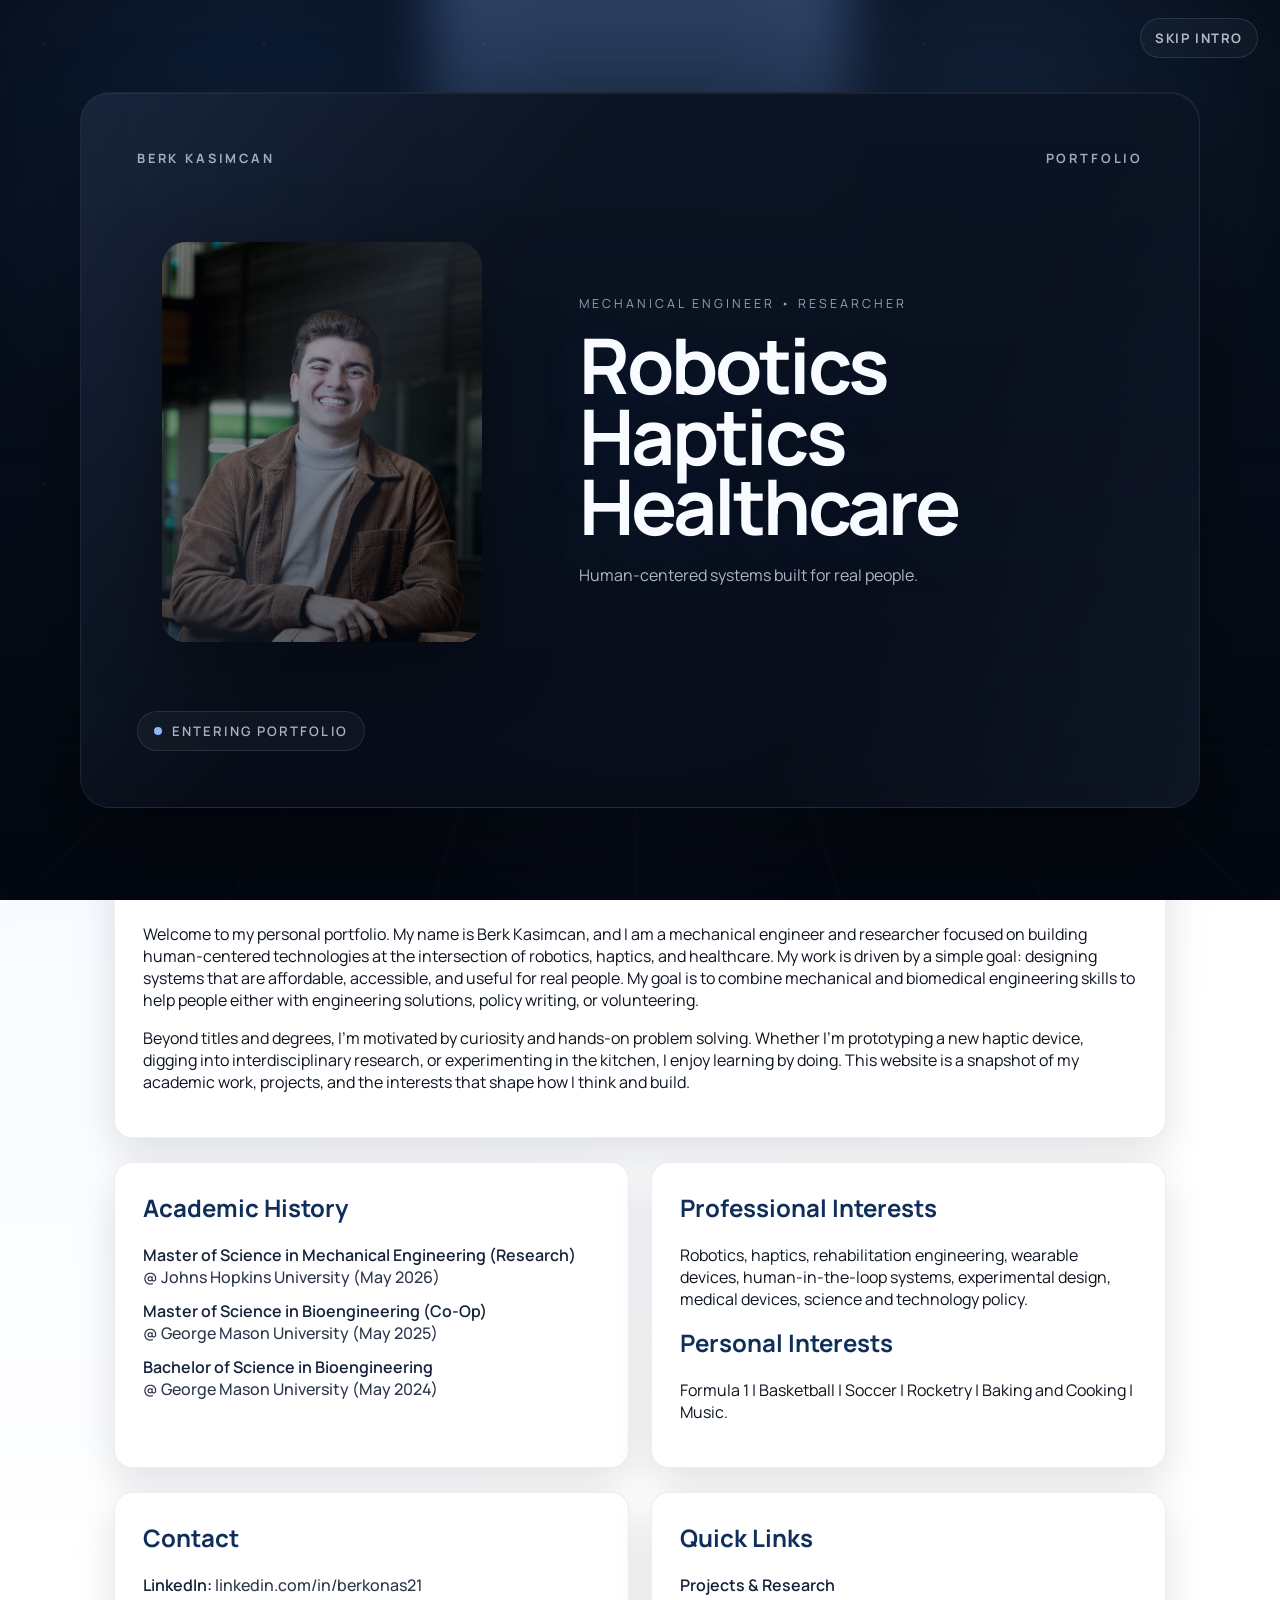
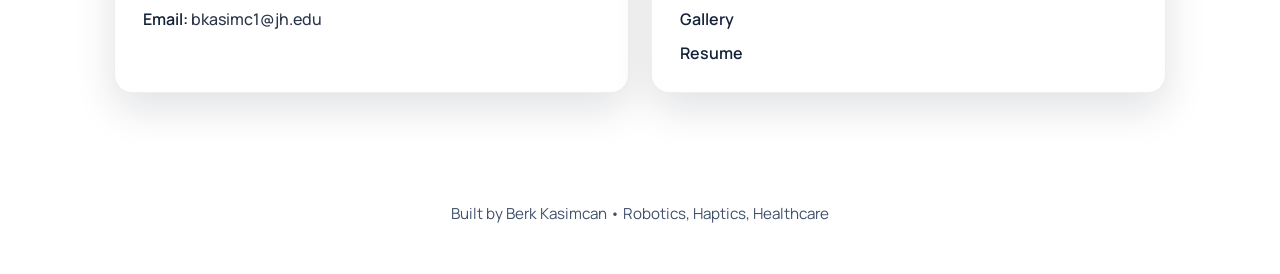
<file: index.html>
<!DOCTYPE html>
<html lang="en">
<head>
  <meta charset="UTF-8" />
  <meta name="viewport" content="width=device-width, initial-scale=1.0" />
  <title>Berk Kasimcan | Portfolio</title>
  <script>
    (() => {
      const INTRO_VERSION = "20260422c";
      try {
        const prefersReducedMotion = window.matchMedia("(prefers-reduced-motion: reduce)").matches;
        const introSeenKey = `introSeenSession:${INTRO_VERSION}`;
        if (!prefersReducedMotion && !sessionStorage.getItem(introSeenKey)) {
          document.documentElement.classList.add("intro-pending");
        }
      } catch (err) {
        // Ignore storage or media-query failures and fall back to loading the page normally.
      }
    })();
  </script>
  <link
    rel="preload"
    as="image"
    href="assets/optimized/images/profile/IMG_0313-960.jpg"
    imagesrcset="assets/optimized/images/profile/IMG_0313-480.jpg 480w, assets/optimized/images/profile/IMG_0313-960.jpg 960w, assets/optimized/images/profile/IMG_0313-1440.jpg 1440w, assets/optimized/images/profile/IMG_0313.jpg 1800w"
    imagesizes="(max-width: 720px) 78vw, 360px"
  />
  <link rel="preconnect" href="https://fonts.googleapis.com" />
  <link rel="preconnect" href="https://fonts.gstatic.com" crossorigin />
  <link href="https://fonts.googleapis.com/css2?family=Manrope:wght@300;400;500;600;700&display=swap" rel="stylesheet" />
  <link rel="stylesheet" href="styles.css?v=20260422c" />
</head>
<body>
  <div id="intro-overlay" aria-hidden="true">
    <button class="intro-skip" type="button" aria-label="Skip intro">Skip intro</button>
    <div class="intro-noise" aria-hidden="true"></div>
    <div class="intro-grid" aria-hidden="true"></div>
    <div class="intro-beam" aria-hidden="true"></div>
    <div class="intro-panel">
      <div class="intro-topline">
        <span>Berk Kasimcan</span>
        <span>Portfolio</span>
      </div>
      <div class="intro-main">
        <div class="intro-visual" aria-hidden="true">
          <div class="intro-portrait-shell">
            <img
              src="assets/optimized/images/profile/IMG_0313-960.jpg"
              srcset="assets/optimized/images/profile/IMG_0313-480.jpg 480w, assets/optimized/images/profile/IMG_0313-960.jpg 960w, assets/optimized/images/profile/IMG_0313-1440.jpg 1440w, assets/optimized/images/profile/IMG_0313.jpg 1800w"
              sizes="(max-width: 780px) 48vw, 340px"
              alt=""
              width="2400"
              height="3000"
              decoding="async"
              onerror="this.onerror=null;this.removeAttribute('srcset');this.removeAttribute('sizes');this.src='assets/images/profile/IMG_0313.png';"
            />
          </div>
        </div>
        <div class="intro-copy">
          <p class="intro-kicker">Mechanical Engineer • Researcher</p>
          <h2 class="intro-title">
            <span>Robotics</span>
            <span>Haptics</span>
            <span>Healthcare</span>
          </h2>
          <p class="intro-summary">Human-centered systems built for real people.</p>
        </div>
      </div>
      <div class="intro-status">
        <span class="intro-status-dot"></span>
        <span>Entering portfolio</span>
      </div>
    </div>
  </div>
  <div class="page">
    <header class="header">
      <nav class="nav">
        <a class="brand" href="index.html">Berk Kasimcan</a>
        <button class="nav-toggle" type="button" aria-label="Toggle navigation" aria-expanded="false" aria-controls="site-nav-links">
          <span></span>
          <span></span>
          <span></span>
        </button>
        <div class="nav-links" id="site-nav-links">
          <a href="index.html">Home</a>
          <a href="projects.html">Projects</a>
          <a href="courses.html">Course Counted</a>
          <a href="gallery.html">Gallery</a>
          <a href="resume.html">Resume</a>
          <a href="bored.html" target="_blank" rel="noopener">Bored?</a>
        </div>
      </nav>
    </header>

    <section class="hero">
      <div class="profile-block">
        <div class="profile-frame">
          <img
            src="assets/optimized/images/profile/IMG_0313-960.jpg"
            srcset="assets/optimized/images/profile/IMG_0313-480.jpg 480w, assets/optimized/images/profile/IMG_0313-960.jpg 960w, assets/optimized/images/profile/IMG_0313-1440.jpg 1440w, assets/optimized/images/profile/IMG_0313.jpg 1800w"
            sizes="(max-width: 720px) 78vw, 360px"
            alt="Berk Kasimcan portrait"
            width="2400"
            height="3000"
            loading="eager"
            fetchpriority="high"
            decoding="async"
            onerror="this.onerror=null;this.removeAttribute('srcset');this.removeAttribute('sizes');this.src='assets/images/profile/IMG_0313.png';"
          />
        </div>
        <div class="profile-name">Berk Kasimcan</div>
      </div>
      <div class="hero-copy">
        <h1>Human-centered engineering with a hands-on mindset.</h1>
        <p>
          Mechanical engineer and researcher focused on robotics, haptics, and healthcare.
          I build affordable, accessible systems that serve real people.
        </p>
        <div class="cta-row">
          <a class="button" href="projects.html">Explore Projects</a>
          <a class="button secondary" href="resume.html">View Resume</a>
        </div>
      </div>
    </section>

    <section class="section">
      <div class="card">
        <h2>About Me</h2>
        <p>
          Welcome to my personal portfolio. My name is Berk Kasimcan, and I am a mechanical engineer and researcher
          focused on building human-centered technologies at the intersection of robotics, haptics, and healthcare.
          My work is driven by a simple goal: designing systems that are affordable, accessible, and useful for real people.
          My goal is to combine mechanical and biomedical engineering skills to help people either with engineering solutions,
          policy writing, or volunteering.
        </p>
        <p>
          Beyond titles and degrees, I’m motivated by curiosity and hands-on problem solving. Whether I’m prototyping a new
          haptic device, digging into interdisciplinary research, or experimenting in the kitchen, I enjoy learning by doing.
          This website is a snapshot of my academic work, projects, and the interests that shape how I think and build.
        </p>
      </div>

      <div class="stack">
        <div class="card">
          <h2>Academic History</h2>
          <div class="info-list">
            <div>
              Master of Science in Mechanical Engineering (Research)
              <span><br>@ Johns Hopkins University (May 2026)</span>
            </div>
            <div>
              Master of Science in Bioengineering (Co-Op)
              <span><br>@ George Mason University (May 2025)</span>
            </div>
            <div>
              Bachelor of Science in Bioengineering
              <span><br>@ George Mason University (May 2024)</span>
            </div>
          </div>
        </div>

        <div class="card">
          <h2>Professional Interests</h2>
          <p>
            Robotics, haptics, rehabilitation engineering, wearable devices, human-in-the-loop systems, experimental design,
            medical devices, science and technology policy.
          </p>
          <h2>Personal Interests</h2>
          <p>
            Formula 1 | Basketball | Soccer | Rocketry | Baking and Cooking | Music.
          </p>
        </div>
      </div>

      <div class="stack">
        <div class="card">
          <h2>Contact</h2>
          <div class="info-list">
            <div>LinkedIn: <span><a href="https://www.linkedin.com/in/berkonas21/" target="_blank" rel="noopener">linkedin.com/in/berkonas21</a></span></div>
            <div>Email: <span><a href="mailto:bkasimc1@jh.edu">bkasimc1@jh.edu</a></span></div>
          </div>
        </div>
        <div class="card">
          <h2>Quick Links</h2>
          <div class="info-list">
            <div><a href="projects.html">Projects & Research</a></div>
            <div><a href="gallery.html">Gallery</a></div>
            <div><a href="resume.html">Resume</a></div>
          </div>
        </div>
      </div>
    </section>

    <footer class="footer">
      Built by Berk Kasimcan • Robotics, Haptics, Healthcare
    </footer>
  </div>
  <script src="script.js?v=20260422c" defer></script>
</body>
</html>
</file>
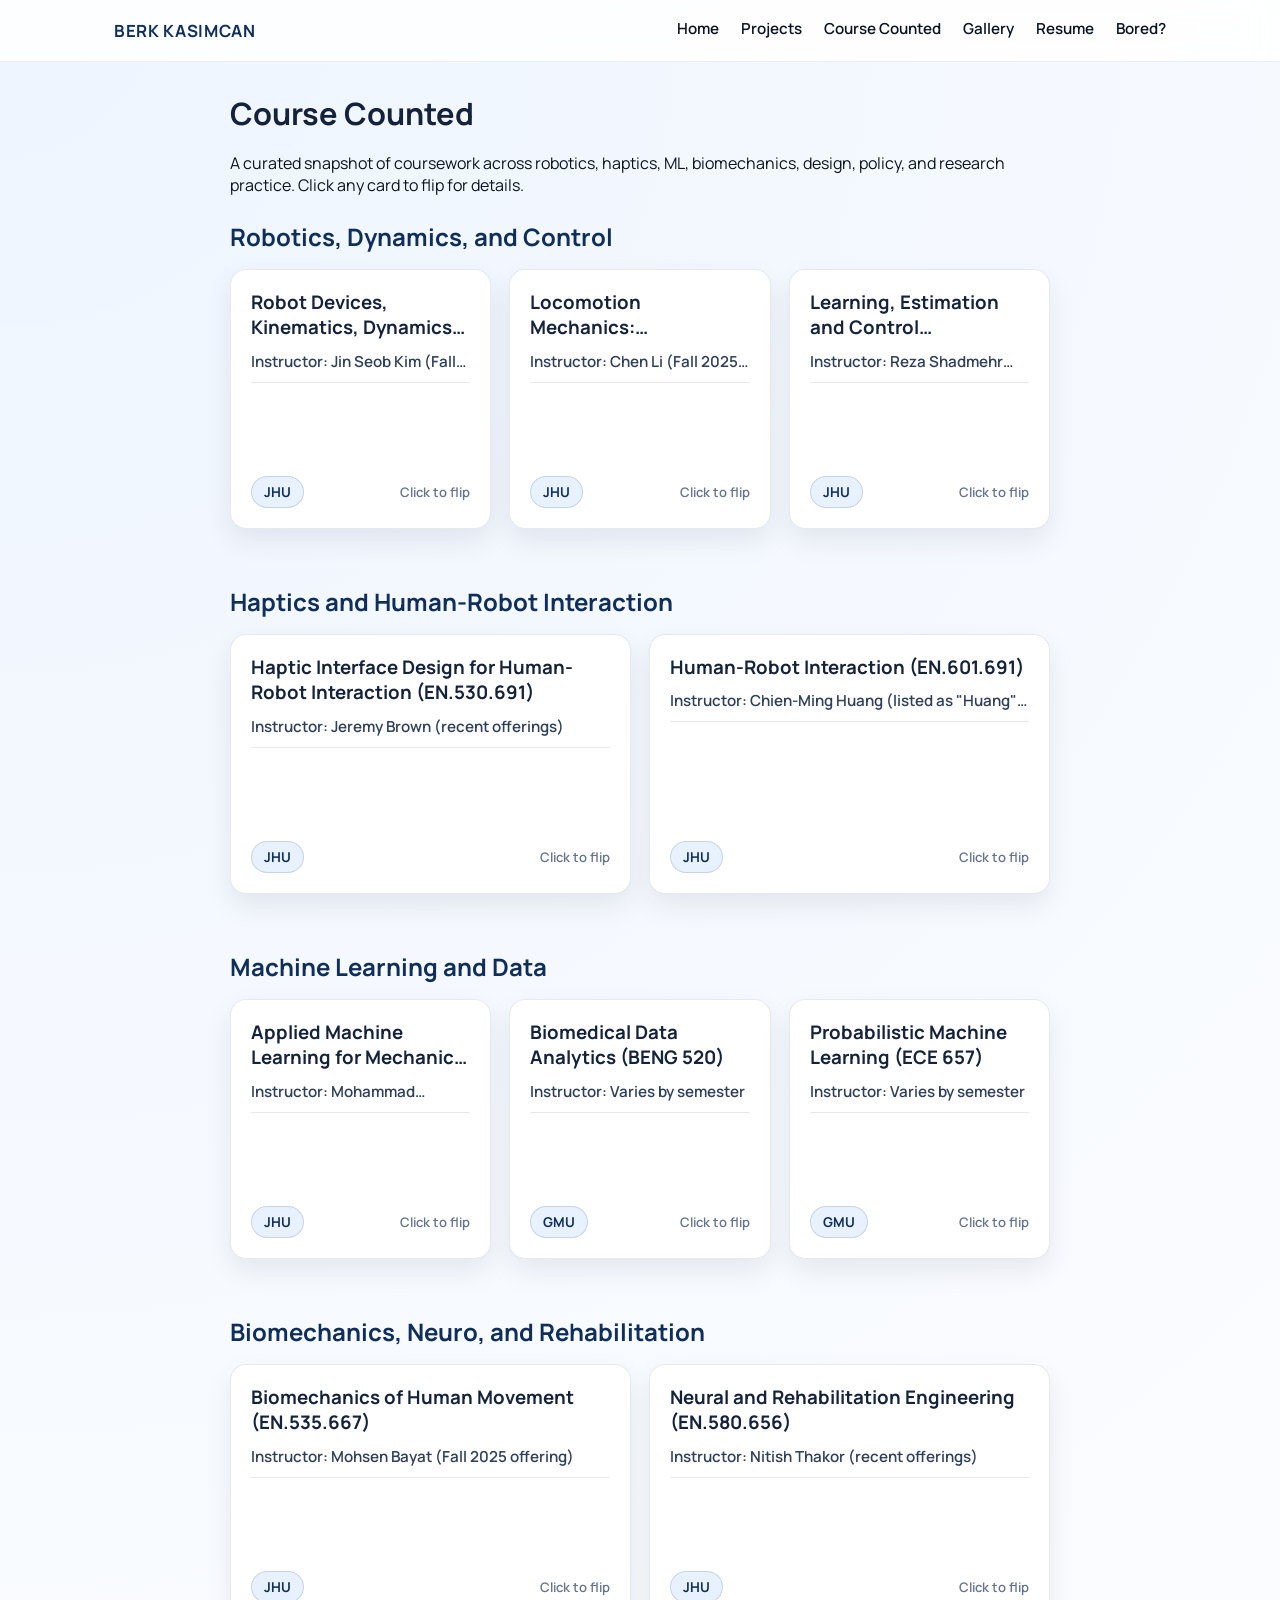
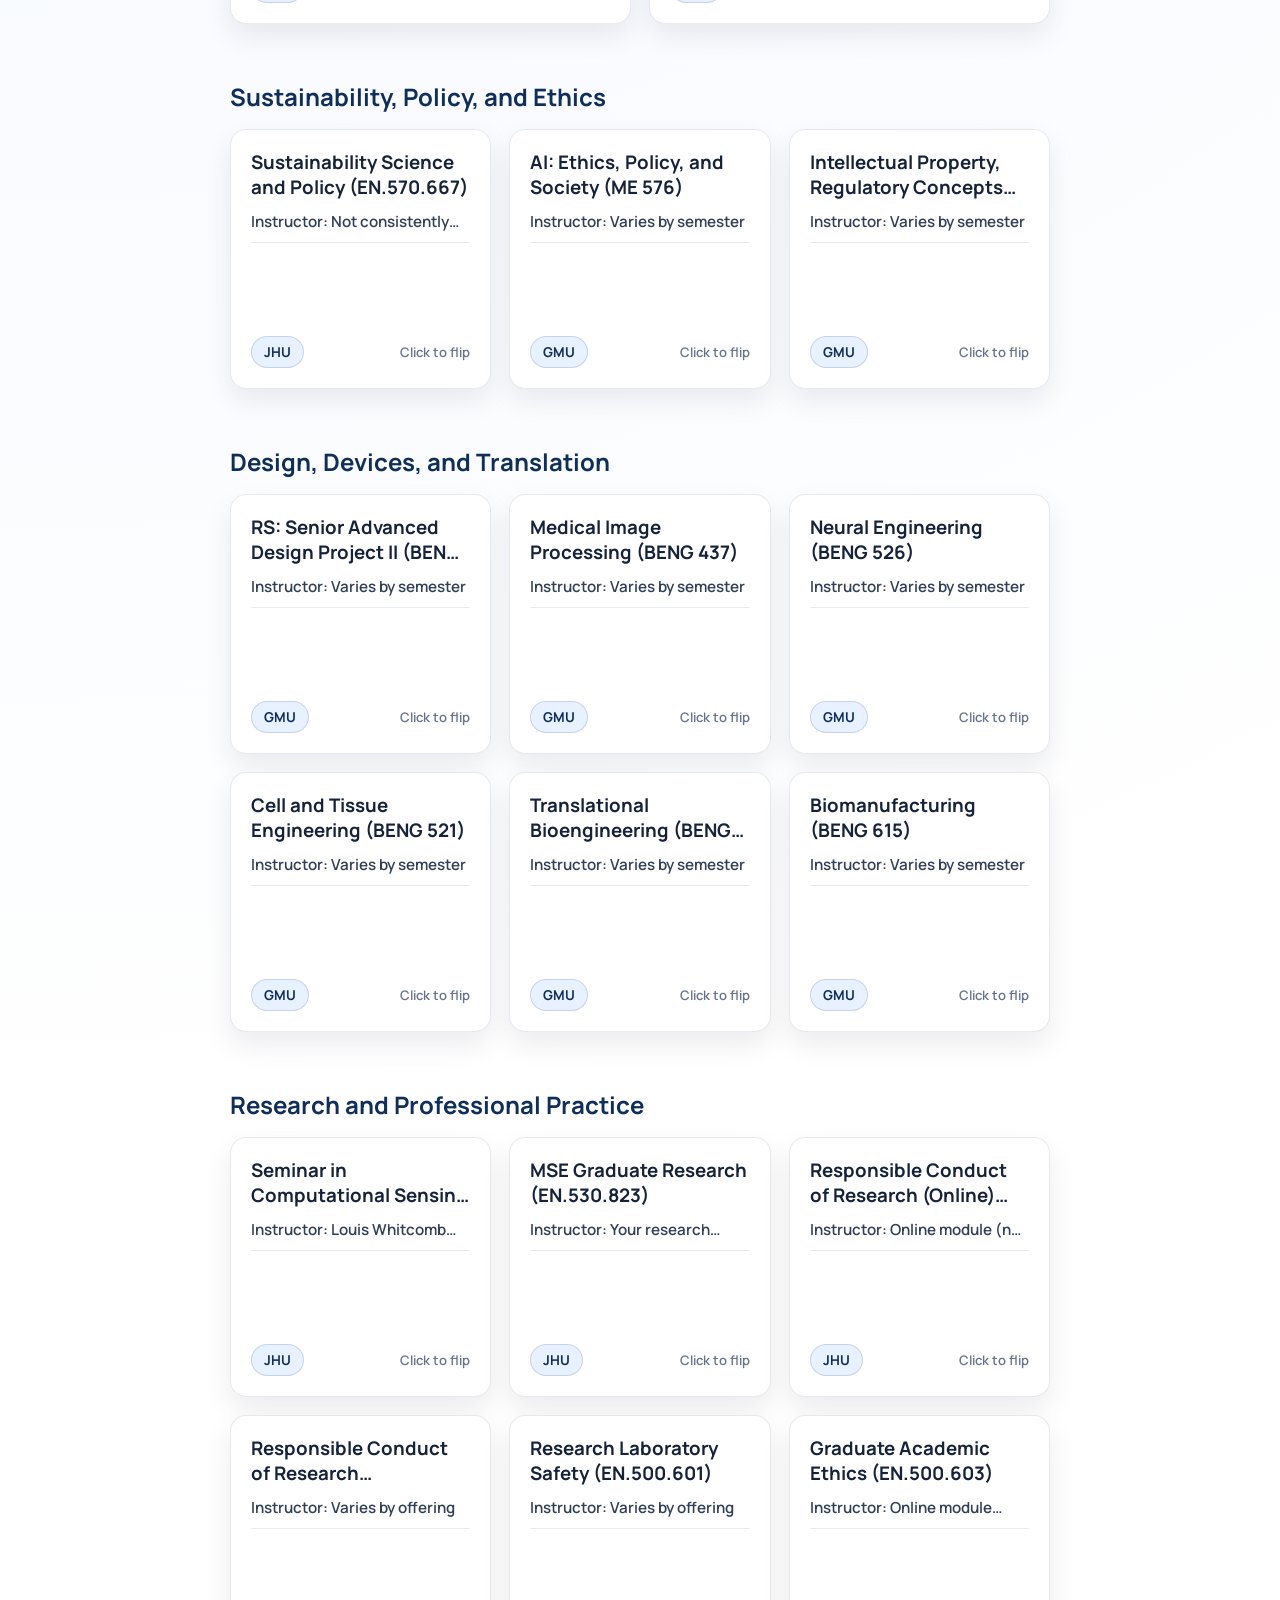
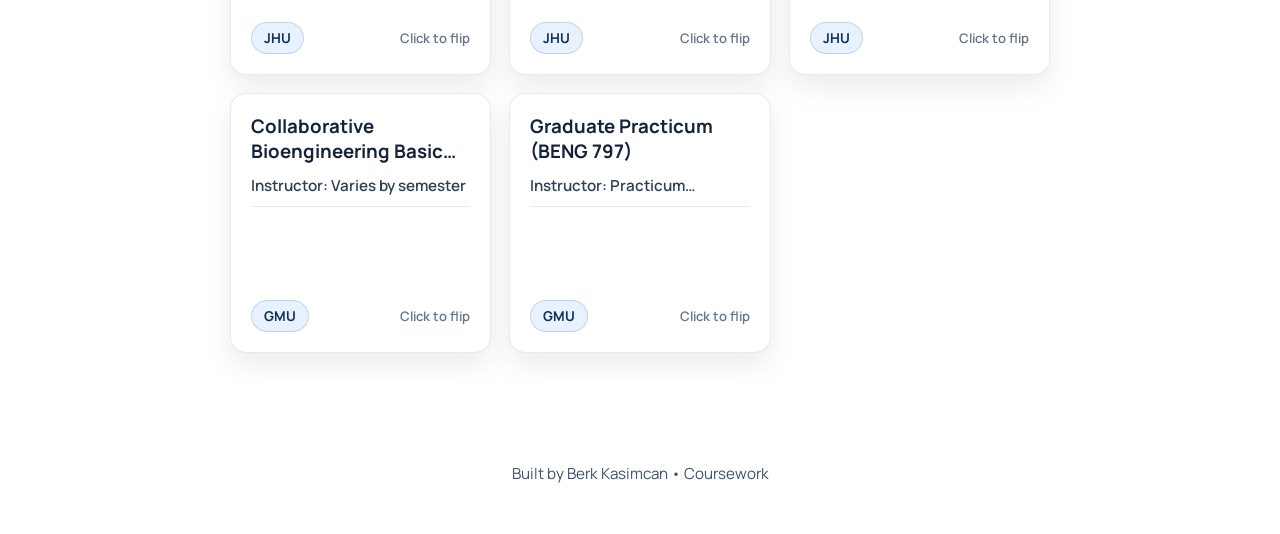
<file: courses.html>
<!DOCTYPE html>
<html lang="en">
<head>
  <meta charset="UTF-8" />
  <meta name="viewport" content="width=device-width, initial-scale=1.0" />
  <title>Course Counted | Berk Kasimcan</title>
  <link rel="preconnect" href="https://fonts.googleapis.com" />
  <link rel="preconnect" href="https://fonts.gstatic.com" crossorigin />
  <link href="https://fonts.googleapis.com/css2?family=Manrope:wght@300;400;500;600;700&display=swap" rel="stylesheet" />
  <link rel="stylesheet" href="styles.css?v=20260422c" />
</head>
<body>
  <div class="page">
    <header class="header">
      <nav class="nav">
        <a class="brand" href="index.html">Berk Kasimcan</a>
        <button class="nav-toggle" type="button" aria-label="Toggle navigation" aria-expanded="false" aria-controls="site-nav-links">
          <span></span>
          <span></span>
          <span></span>
        </button>
        <div class="nav-links" id="site-nav-links">
          <a href="index.html">Home</a>
          <a href="projects.html">Projects</a>
          <a href="courses.html">Course Counted</a>
          <a href="gallery.html">Gallery</a>
          <a href="resume.html">Resume</a>
          <a href="bored.html" target="_blank" rel="noopener">Bored?</a>
        </div>
      </nav>
    </header>

    <section class="section courses-intro">
      <h1 class="page-title">Course Counted</h1>
      <p>
        A curated snapshot of coursework across robotics, haptics, ML, biomechanics, design, policy, and research practice.
        Click any card to flip for details.
      </p>
      <div id="courses-root" class="courses-root"></div>
    </section>

    <footer class="footer">
      Built by Berk Kasimcan • Coursework
    </footer>
  </div>
  <script src="script.js?v=20260422c" defer></script>
</body>
</html>
</file>
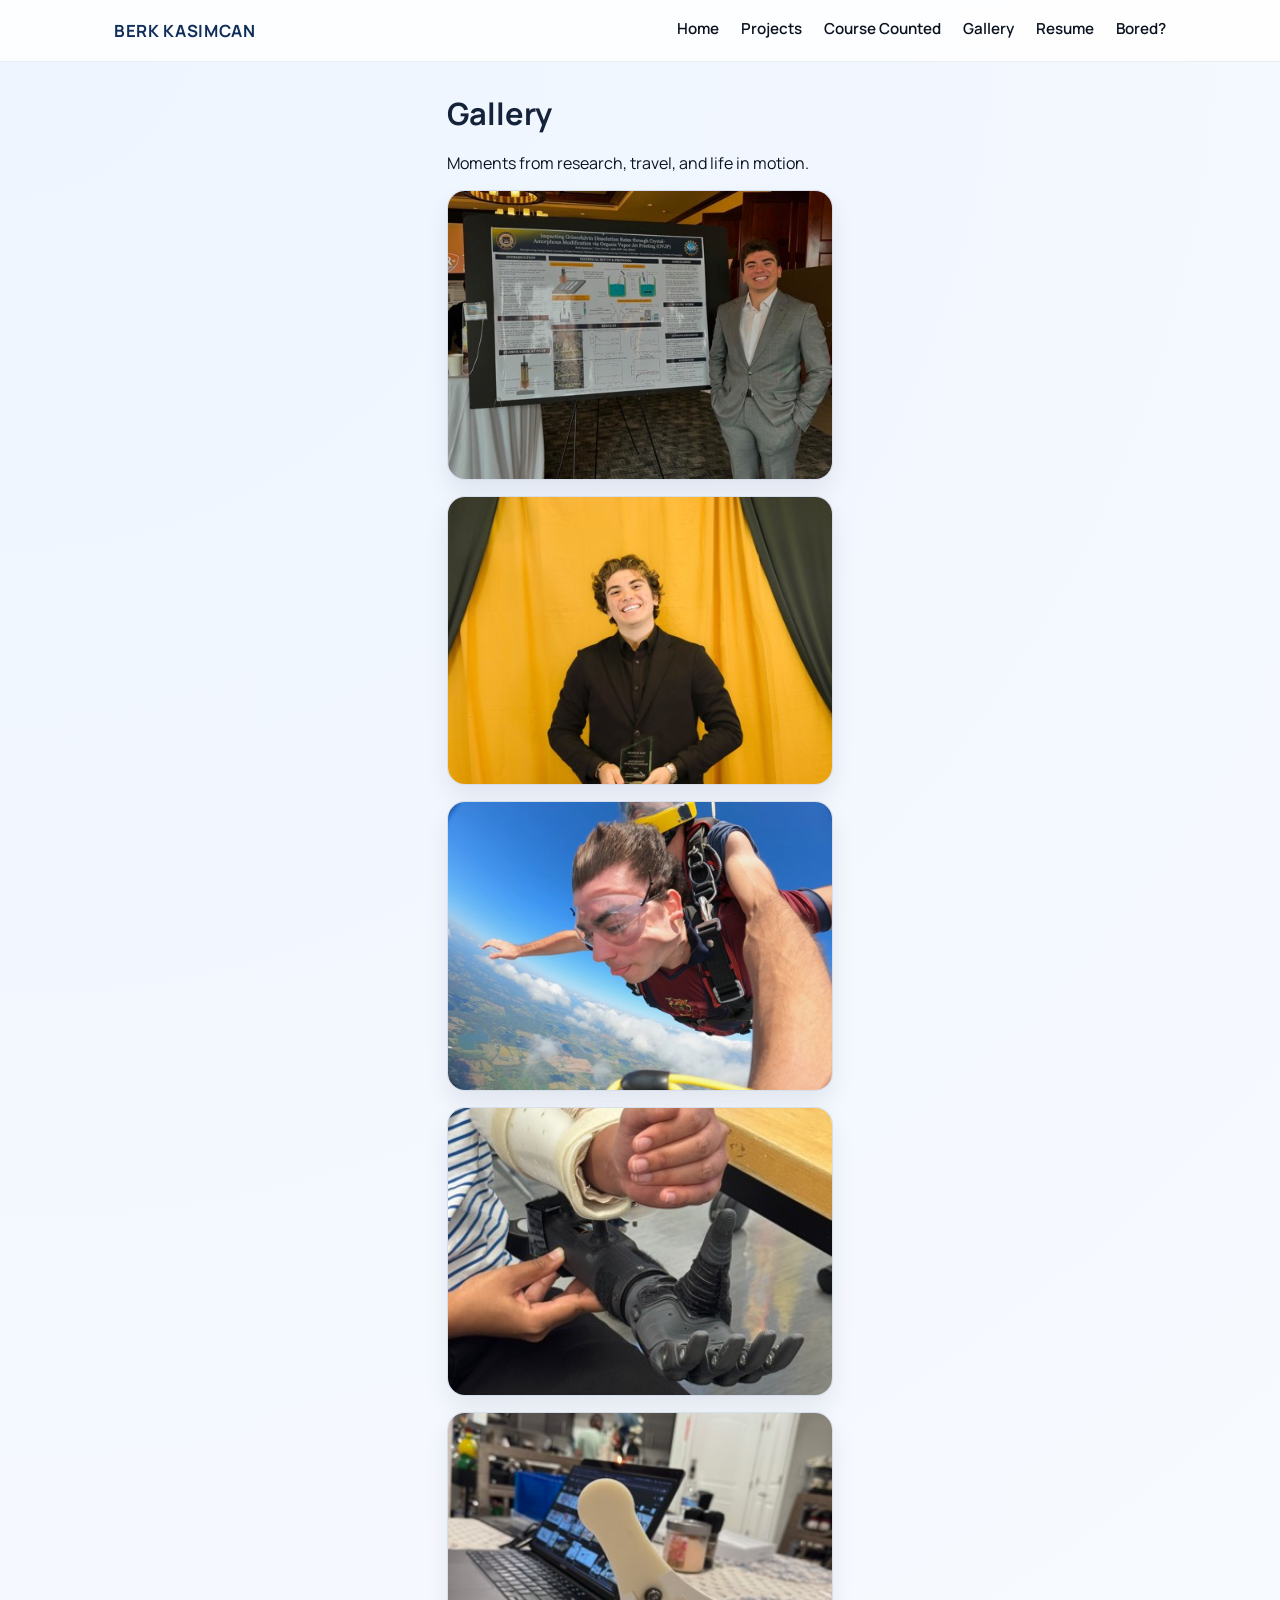
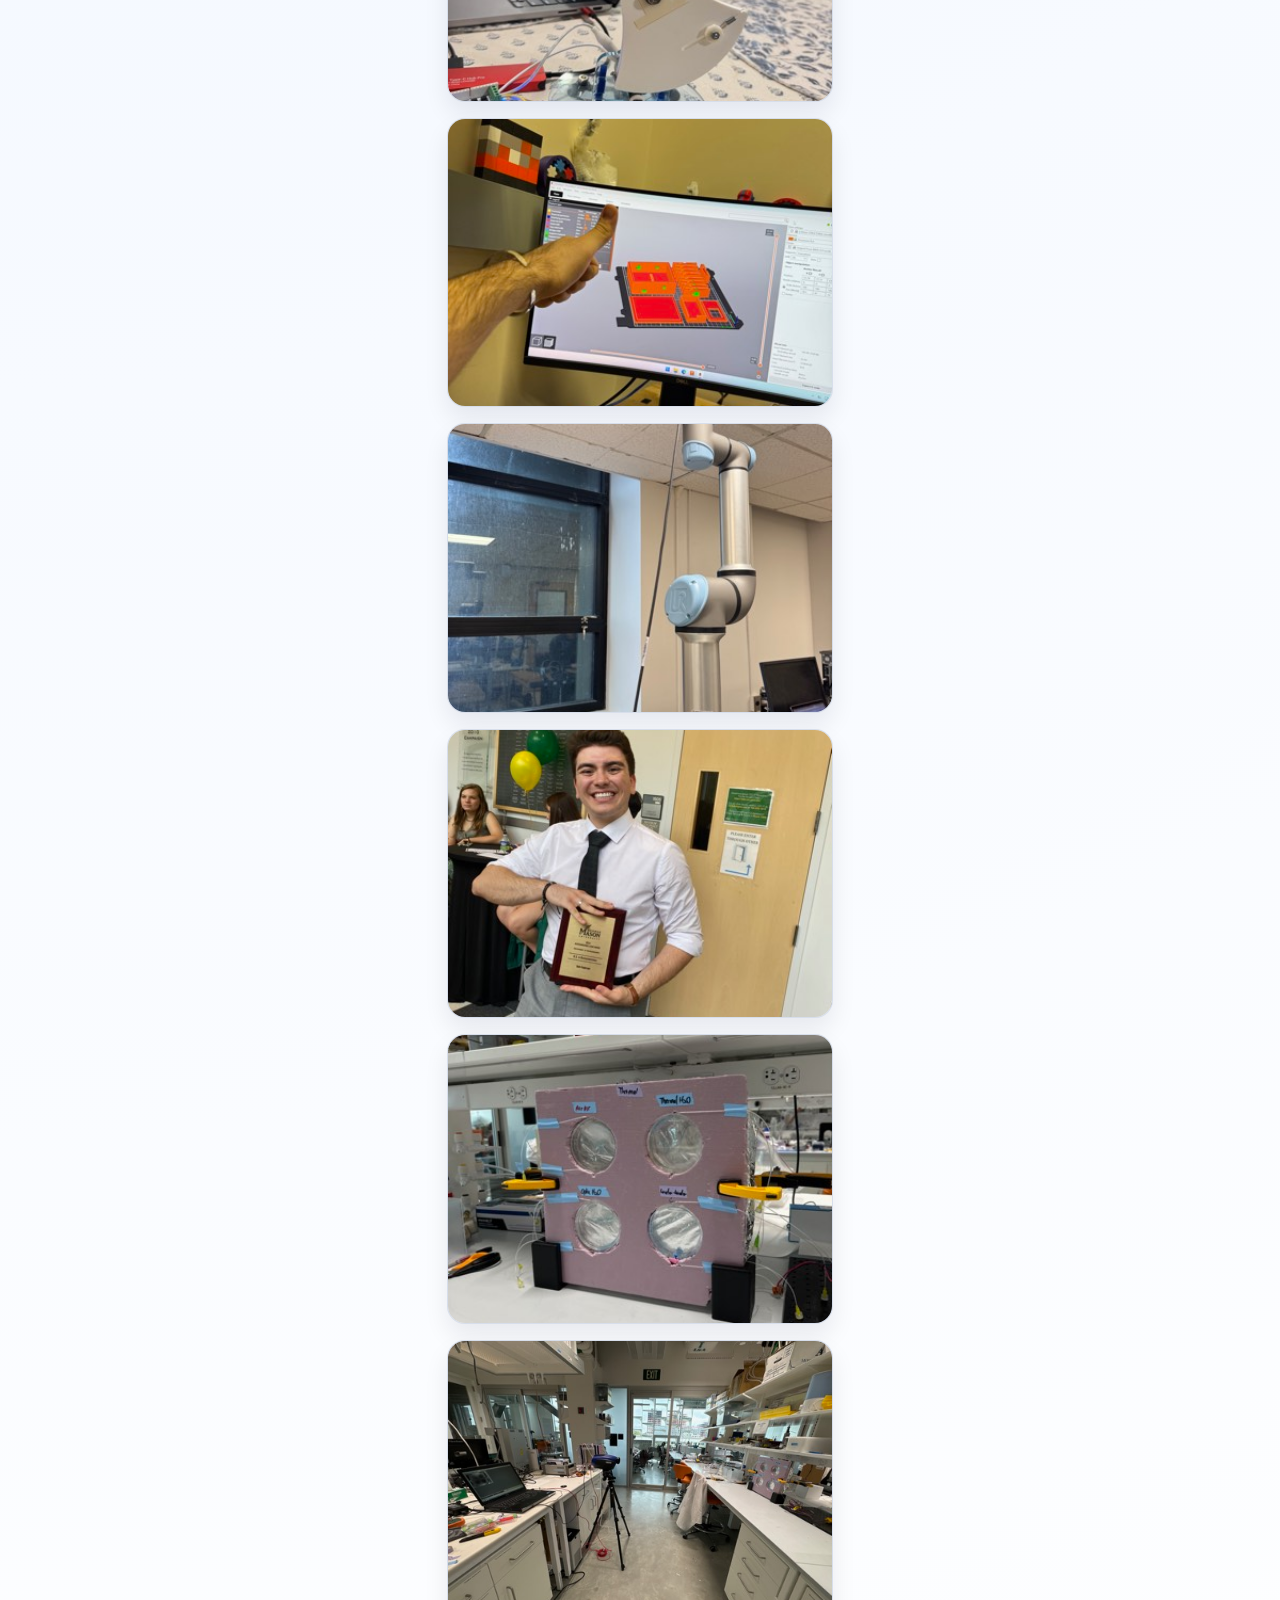
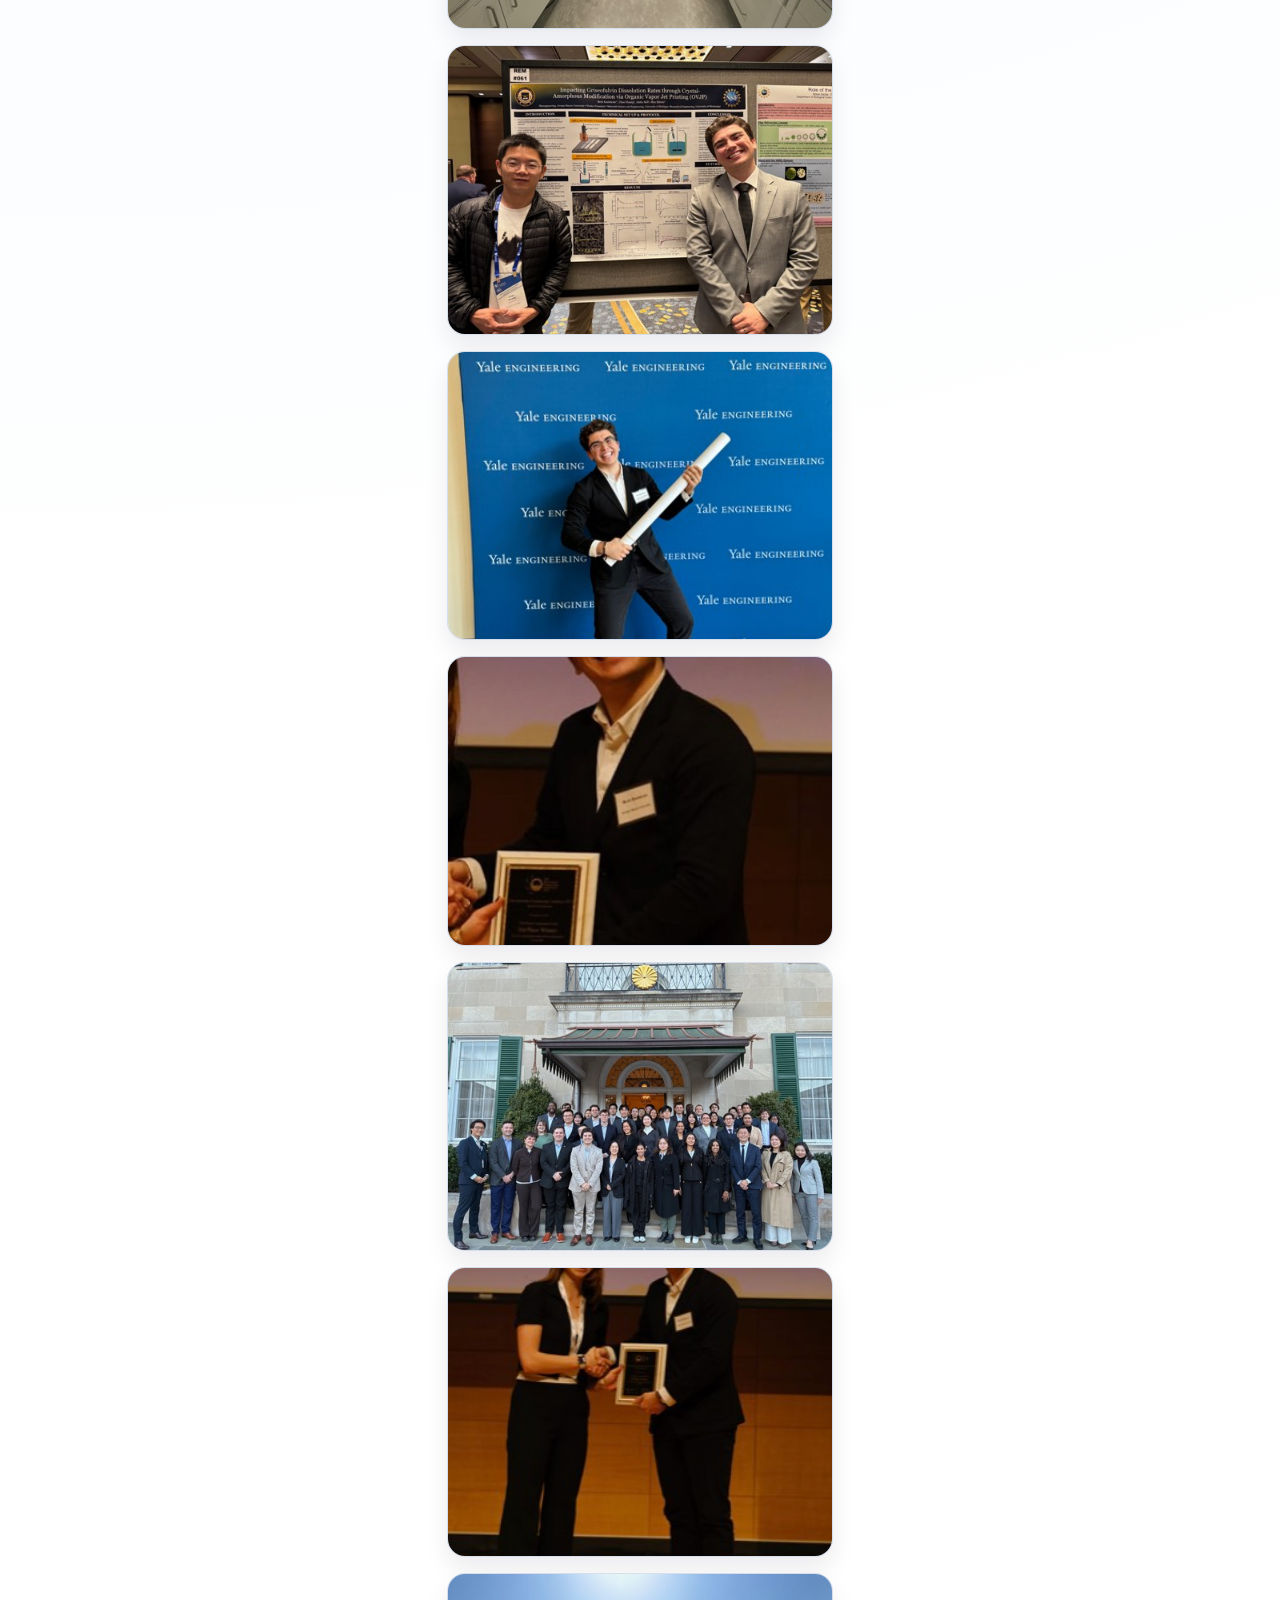
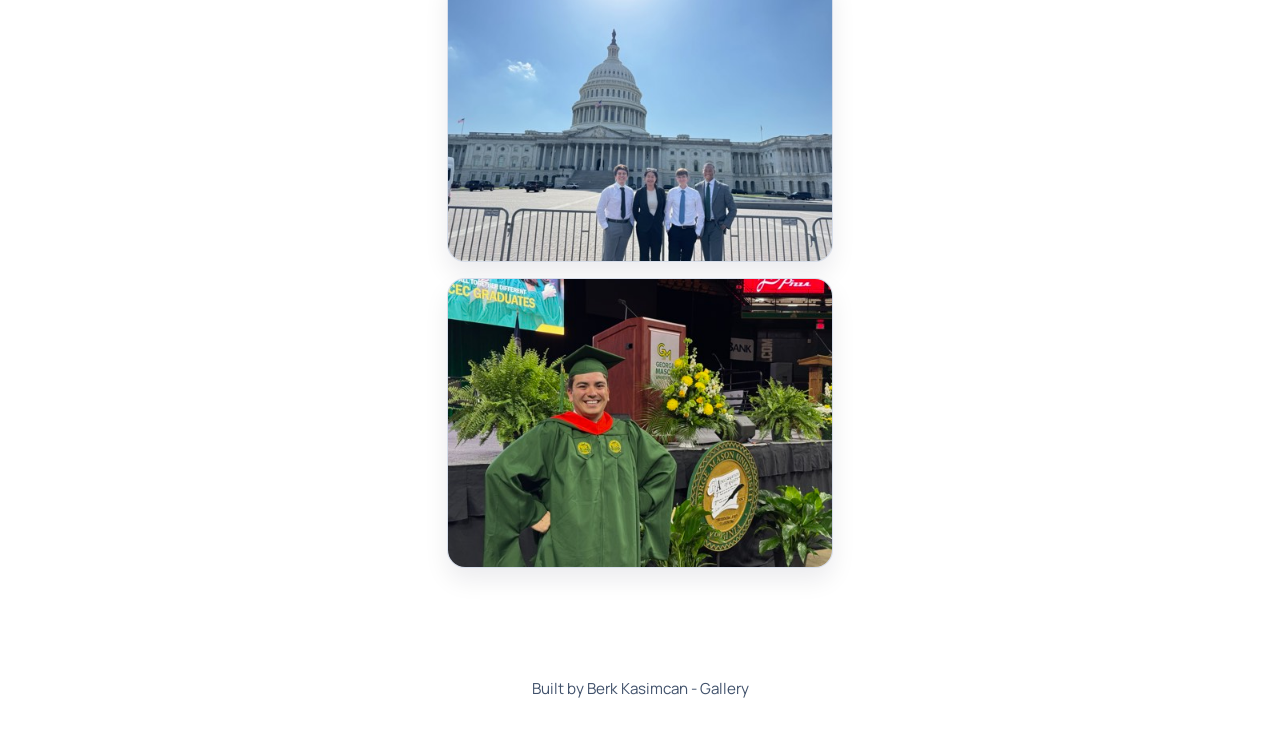
<file: gallery.html>
<!DOCTYPE html>
<html lang="en">
<head>
  <meta charset="UTF-8" />
  <meta name="viewport" content="width=device-width, initial-scale=1.0" />
  <title>Gallery | Berk Kasimcan</title>
  <link rel="preconnect" href="https://fonts.googleapis.com" />
  <link rel="preconnect" href="https://fonts.gstatic.com" crossorigin />
  <link href="https://fonts.googleapis.com/css2?family=Manrope:wght@300;400;500;600;700&display=swap" rel="stylesheet" />
  <link rel="stylesheet" href="styles.css?v=20260422c" />
</head>
<body>
  <div class="page">
    <header class="header">
      <nav class="nav">
        <a class="brand" href="index.html">Berk Kasimcan</a>
        <button class="nav-toggle" type="button" aria-label="Toggle navigation" aria-expanded="false" aria-controls="site-nav-links">
          <span></span>
          <span></span>
          <span></span>
        </button>
        <div class="nav-links" id="site-nav-links">
          <a href="index.html">Home</a>
          <a href="projects.html">Projects</a>
          <a href="courses.html">Course Counted</a>
          <a href="gallery.html">Gallery</a>
          <a href="resume.html">Resume</a>
          <a href="bored.html" target="_blank" rel="noopener">Bored?</a>
        </div>
      </nav>
    </header>

    <section class="section">
      <h1 class="page-title">Gallery</h1>
      <p>
        Moments from research, travel, and life in motion.
      </p>
      <div id="gallery-grid" class="gallery-grid"></div>
    </section>

    <footer class="footer">
      Built by Berk Kasimcan - Gallery
    </footer>
  </div>
  <script src="script.js?v=20260422c" defer></script>
</body>
</html>
</file>
<file: styles.css>
:root {
  --ink: #0b1320;
  --ink-2: #14223a;
  --blue: #2f5d9f;
  --blue-2: #4a7bd1;
  --sky: #e8f1ff;
  --mist: #f6f9ff;
  --accent: #0f2f5a;
  --card: #ffffff;
  --shadow: 0 16px 40px rgba(11, 19, 32, 0.12);
}

* {
  box-sizing: border-box;
}

html {
  scroll-behavior: smooth;
}

body {
  margin: 0;
  font-family: "Manrope", "Helvetica Neue", Helvetica, Arial, sans-serif;
  color: var(--ink);
  background: radial-gradient(circle at top left, #eef5ff 0%, #f7faff 35%, #ffffff 70%);
}

img {
  max-width: 100%;
  display: block;
}

a {
  color: inherit;
  text-decoration: none;
}

.page {
  min-height: 100vh;
  display: flex;
  flex-direction: column;
}

.header {
  position: sticky;
  top: 0;
  z-index: 10;
  backdrop-filter: blur(10px);
  background: rgba(255, 255, 255, 0.86);
  border-bottom: 1px solid rgba(15, 47, 90, 0.08);
}

.nav {
  max-width: 1100px;
  margin: 0 auto;
  padding: 18px 24px;
  display: flex;
  align-items: center;
  justify-content: space-between;
}

.brand {
  font-weight: 700;
  font-size: 1.05rem;
  letter-spacing: 0.04em;
  text-transform: uppercase;
  color: var(--accent);
}

.nav-links {
  display: flex;
  gap: 22px;
  font-weight: 600;
  font-size: 0.95rem;
}

.nav-toggle {
  display: none;
  width: 42px;
  height: 42px;
  border-radius: 10px;
  border: 1px solid rgba(15, 47, 90, 0.2);
  background: white;
  color: var(--accent);
  align-items: center;
  justify-content: center;
  gap: 5px;
  flex-direction: column;
  padding: 0;
  cursor: pointer;
}

.nav-toggle span {
  width: 18px;
  height: 2px;
  background: currentColor;
  border-radius: 999px;
}

.nav-links a {
  position: relative;
  padding-bottom: 4px;
}

.nav-links a::after {
  content: "";
  position: absolute;
  left: 0;
  bottom: 0;
  width: 0;
  height: 2px;
  background: var(--blue-2);
  transition: width 0.25s ease;
}

.nav-links a:hover::after,
.nav-links a:focus::after {
  width: 100%;
}

.hero {
  max-width: 1100px;
  margin: 0 auto;
  padding: 150px 24px 40px;
  display: grid;
  grid-template-columns: repeat(auto-fit, minmax(240px, 1fr));
  align-items: center;
  gap: 42px;
}

.hero-copy h1 {
  font-size: clamp(2rem, 3vw, 2.8rem);
  margin: 0 0 12px;
  color: var(--ink-2);
}

.hero-copy p {
  font-size: 1.05rem;
  line-height: 1.7;
  margin: 0 0 22px;
  color: #2b364a;
}

.cta-row {
  display: flex;
  gap: 14px;
  flex-wrap: wrap;
}

.button {
  padding: 12px 20px;
  border-radius: 999px;
  background: var(--blue);
  color: white;
  font-weight: 600;
  box-shadow: 0 10px 24px rgba(47, 93, 159, 0.3);
}

.button.secondary {
  background: white;
  color: var(--blue);
  border: 1px solid rgba(47, 93, 159, 0.3);
  box-shadow: none;
  transition: transform 0.15s ease, background 0.15s ease, color 0.15s ease, border-color 0.15s ease;
}

.button.secondary:active,
.button.secondary.clicked {
  background: var(--accent);
  color: white;
  border-color: var(--accent);
  transform: translateY(1px);
}

.profile-frame {
  width: 440px;
  height: 440px;
  margin: 0 auto;
  border-radius: 50%;
  overflow: hidden;
  border: 6px solid white;
  box-shadow: var(--shadow);
}

.profile-frame img {
  width: 100%;
  height: 100%;
  object-fit: cover;
  object-position: 50% 70%;
}

.profile-frame picture {
  width: 100%;
  height: 100%;
  display: block;
}

.profile-block {
  display: grid;
  place-items: center;
  gap: 16px;
  margin-top: 70px;
}

.profile-name {
  font-weight: 700;
  font-size: 1.5rem;
  letter-spacing: 0.02em;
  color: var(--accent);
}

@media (max-width: 1000px) {
  .hero {
    padding-top: 110px;
    gap: 28px;
  }

  .profile-frame {
    width: min(50vw, 360px);
    height: min(50vw, 360px);
  }

  .profile-block {
    margin-top: 12px;
  }
}

.resume-section {
  max-width: 1400px;
}

.resume-card {
  padding: 18px;
  background: #ffffff;
  box-shadow: 0 22px 50px rgba(11, 19, 32, 0.12);
}

.resume-frame {
  width: 100%;
  height: 98vh;
  border: none;
  border-radius: 12px;
}

.resume-fullscreen {
  position: fixed;
  inset: 0;
  width: 100vw;
  height: 100vh;
  border: none;
  background: white;
}

.resume-back {
  position: fixed;
  top: 18px;
  left: 18px;
  z-index: 20;
  background: rgba(11, 19, 32, 0.75);
  color: white;
  padding: 10px 16px;
  border-radius: 999px;
  font-weight: 600;
  letter-spacing: 0.01em;
}

.section {
  max-width: 1100px;
  margin: 0 auto;
  padding: 30px 24px 80px;
}

.card {
  background: var(--card);
  border-radius: 18px;
  padding: 28px;
  box-shadow: var(--shadow);
  border: 1px solid rgba(15, 47, 90, 0.08);
}

.card h2 {
  margin-top: 0;
  color: var(--accent);
}

.stack {
  display: grid;
  grid-template-columns: repeat(auto-fit, minmax(250px, 1fr));
  gap: 22px;
  margin-top: 24px;
}

.info-list {
  display: grid;
  gap: 12px;
  font-weight: 600;
  color: var(--ink-2);
}

.info-list span {
  font-weight: 500;
  color: #2b364a;
}

.footer {
  margin-top: auto;
  padding: 30px 24px 50px;
  color: #40516b;
  text-align: center;
  font-size: 0.95rem;
}

.page-title {
  font-size: clamp(1.8rem, 2.4vw, 2.4rem);
  margin: 0 0 18px;
  color: var(--ink-2);
}

.gallery-grid {
  display: grid;
  grid-template-columns: repeat(auto-fit, minmax(220px, 1fr));
  gap: 16px;
}

.gallery-item {
  border: none;
  border-radius: 18px;
  overflow: hidden;
  background: #f4f7ff;
  border: 1px solid rgba(15, 47, 90, 0.12);
  aspect-ratio: 4 / 3;
  cursor: pointer;
  padding: 0;
  box-shadow: 0 12px 24px rgba(11, 19, 32, 0.08);
  transform: translateZ(0);
  transition: transform 0.25s ease, box-shadow 0.25s ease;
}

.gallery-item img {
  width: 100%;
  height: 100%;
  object-fit: cover;
  display: block;
  transform: scale(1);
  transition: transform 0.3s ease;
}

.gallery-item:focus-visible {
  outline: 3px solid rgba(74, 123, 209, 0.6);
  outline-offset: 3px;
}

@media (hover: hover) and (pointer: fine) {
  .gallery-item:hover {
    transform: translateY(-5px);
    box-shadow: 0 20px 36px rgba(11, 19, 32, 0.18);
  }

  .gallery-item:hover img {
    transform: scale(1.04);
  }
}

.project-card {
  display: grid;
  gap: 12px;
  padding: 22px;
  border-radius: 16px;
  background: white;
  border: 1px solid rgba(15, 47, 90, 0.08);
  box-shadow: 0 8px 24px rgba(11, 19, 32, 0.08);
}

.project-card h3 {
  margin: 0;
  color: var(--accent);
}

.project-meta {
  font-weight: 600;
  color: #4f5f78;
  font-size: 0.95rem;
}

@media (max-width: 860px) {
  .nav {
    padding: 14px 16px;
    display: grid;
    grid-template-columns: 1fr auto;
    align-items: center;
    gap: 10px;
  }

  .brand {
    font-size: 0.98rem;
  }

  .nav-toggle {
    display: inline-flex;
  }

  .nav-links {
    display: flex;
    grid-column: 1 / -1;
    flex-direction: column;
    gap: 0;
    padding: 6px 8px;
    border: 1px solid rgba(15, 47, 90, 0.12);
    border-radius: 12px;
    background: rgba(255, 255, 255, 0.97);
    box-shadow: 0 10px 24px rgba(11, 19, 32, 0.08);
  }

  .nav.nav-ready .nav-links {
    display: none;
  }

  .nav.nav-ready.nav-open .nav-links {
    display: flex;
  }

  .nav-links a {
    padding: 12px 10px;
    border-radius: 8px;
    border-bottom: 1px solid rgba(15, 47, 90, 0.08);
  }

  .nav-links a:last-child {
    border-bottom: none;
  }

  .nav-links a::after {
    display: none;
  }

  .nav-links a:hover,
  .nav-links a:focus-visible {
    background: #edf4ff;
  }

  .hero {
    padding: 92px 16px 20px;
    grid-template-columns: 1fr;
    gap: 22px;
    text-align: center;
  }

  .profile-block {
    margin-top: 0;
  }

  .profile-frame {
    width: min(72vw, 300px);
    height: min(72vw, 300px);
    border-width: 4px;
  }

  .profile-name {
    font-size: 1.2rem;
  }

  .hero-copy p {
    font-size: 1rem;
  }

  .cta-row {
    justify-content: center;
  }

  .button {
    width: 100%;
    max-width: 280px;
    text-align: center;
  }

  .section {
    padding: 20px 16px 52px;
  }

  .card {
    padding: 20px;
  }

  .footer {
    padding: 24px 16px 34px;
  }
}

@media (max-width: 460px) {
  .brand {
    letter-spacing: 0.02em;
    text-transform: none;
  }

  .hero-copy h1 {
    font-size: clamp(1.55rem, 7vw, 1.95rem);
  }

  .stack {
    gap: 16px;
    margin-top: 16px;
  }
}

.game-card {
  display: grid;
  gap: 16px;
}

.games-stack {
  grid-template-columns: 1fr;
  gap: 12px;
}

.game-head {
  display: flex;
  align-items: center;
  justify-content: space-between;
  gap: 16px;
}

.game-sub {
  margin: 0;
  color: #40516b;
}

.wordle-board {
  display: grid;
  gap: 10px;
  justify-content: center;
}

.wordle-row {
  display: grid;
  grid-template-columns: repeat(5, 44px);
  gap: 10px;
  justify-content: start;
}

.wordle-cell {
  width: 44px;
  height: 44px;
  border-radius: 10px;
  border: 2px solid rgba(15, 47, 90, 0.2);
  display: grid;
  place-items: center;
  font-weight: 700;
  background: #f5f8ff;
  text-transform: uppercase;
}

.wordle-cell.correct {
  background: #2f5d9f;
  border-color: #2f5d9f;
  color: white;
}

.wordle-cell.present {
  background: #6fa0ff;
  border-color: #6fa0ff;
  color: white;
}

.wordle-cell.absent {
  background: #cfd7e6;
  border-color: #cfd7e6;
  color: #2b364a;
}

.wordle-keyboard {
  display: grid;
  gap: 8px;
}

.keyboard-row {
  display: flex;
  flex-wrap: wrap;
  gap: 8px;
}

.key {
  flex: 1 0 32px;
  padding: 10px 8px;
  border-radius: 10px;
  border: none;
  background: #e8f1ff;
  color: #1f2b3d;
  font-weight: 700;
  cursor: pointer;
}

.key.correct {
  background: #2f5d9f;
  color: white;
}

.key.present {
  background: #6fa0ff;
  color: white;
}

.key.absent {
  background: #cfd7e6;
  color: #2b364a;
}

.game-status {
  font-weight: 600;
  color: #2f3f57;
}

.chess-wrap {
  display: grid;
  grid-template-columns: minmax(260px, 360px) 1fr;
  gap: 20px;
  align-items: start;
}

.snake-wrap {
  display: grid;
  grid-template-columns: minmax(260px, 420px) 1fr;
  gap: 20px;
  align-items: start;
}

#snake-canvas {
  width: min(420px, 92vw);
  height: auto;
  border-radius: 16px;
  border: 1px solid rgba(15, 47, 90, 0.18);
  box-shadow: 0 12px 28px rgba(11, 19, 32, 0.12);
  background: #f4f7ff;
}

.snake-panel {
  display: grid;
  gap: 12px;
}

.snake-score {
  font-weight: 700;
  color: #1f2b3d;
}

.chess-panel {
  display: grid;
  gap: 14px;
}

.quote-card {
  padding: 16px;
  border-radius: 14px;
  background: #e8f1ff;
  border: 1px solid rgba(15, 47, 90, 0.15);
  font-weight: 600;
  color: #1f2b3d;
}

.joke-preview {
  font-weight: 700;
  font-size: 1.1rem;
  color: #1f2b3d;
}

.joke-bar {
  position: fixed;
  left: 0;
  right: 0;
  bottom: 0;
  padding: 14px 22px;
  background: linear-gradient(90deg, #0f2f5a 0%, #2f5d9f 100%);
  color: white;
  font-weight: 600;
  text-align: center;
  transform: translateY(100%);
  opacity: 0;
  transition: transform 0.6s ease, opacity 0.6s ease;
}

.joke-bar.show {
  transform: translateY(0);
  opacity: 1;
}

/* Clamp Utilities */
.clamp-1,
.clamp-2,
.clamp-3 {
  display: -webkit-box;
  -webkit-box-orient: vertical;
  overflow: hidden;
}

.clamp-1 {
  -webkit-line-clamp: 1;
}

.clamp-2 {
  -webkit-line-clamp: 2;
}

.clamp-3 {
  -webkit-line-clamp: 3;
}

/* Courses */
.courses-intro p {
  max-width: 820px;
}

.courses-category {
  margin-top: 56px;
}

.courses-category h2 {
  margin: 0 0 16px;
  color: var(--accent);
}

.courses-category:first-of-type {
  margin-top: 24px;
}

.courses-grid {
  display: grid;
  grid-template-columns: repeat(auto-fit, minmax(260px, 1fr));
  gap: 18px;
  align-items: stretch;
}

.course-card {
  background: transparent;
  perspective: 1200px;
  min-height: 260px;
  height: 100%;
  width: 100%;
  outline: none;
}

.course-card:focus-visible .course-card-inner {
  box-shadow: 0 0 0 3px rgba(74, 123, 209, 0.6);
}

.course-card-inner {
  position: relative;
  width: 100%;
  height: 100%;
  transform-style: preserve-3d;
  transition: transform 0.6s ease;
}

.course-card.is-flipped .course-card-inner {
  transform: rotateY(180deg);
}

.course-card-face {
  position: absolute;
  inset: 0;
  width: 100%;
  height: 100%;
  padding: 20px;
  border-radius: 16px;
  background: white;
  border: 1px solid rgba(15, 47, 90, 0.1);
  box-shadow: 0 12px 28px rgba(11, 19, 32, 0.08);
  backface-visibility: hidden;
  display: flex;
  flex-direction: column;
  gap: 10px;
  overflow: hidden;
}

.course-card-front h3,
.course-card-back h3 {
  margin: 0;
  color: var(--ink-2);
}

.course-instructor,
.course-school {
  margin: 0;
  font-weight: 600;
  color: #2f3f57;
}

.course-desc {
  margin: 0;
  color: #2b364a;
  line-height: 1.55;
  overflow: hidden;
  flex: 1;
}

.course-card.is-flipped .course-desc {
  -webkit-line-clamp: unset;
  display: block;
  overflow-y: auto;
  padding-right: 6px;
}

.course-footer {
  margin-top: auto;
  display: flex;
  justify-content: space-between;
  align-items: center;
  gap: 10px;
}

.course-hint {
  font-size: 0.82rem;
  color: #66748b;
  font-weight: 600;
}

.course-tag {
  margin-top: auto;
  display: inline-flex;
  align-items: center;
  justify-content: center;
  padding: 6px 12px;
  border-radius: 999px;
  font-size: 0.85rem;
  font-weight: 700;
  color: var(--accent);
  background: #e8f1ff;
  border: 1px solid rgba(15, 47, 90, 0.15);
  width: fit-content;
}

.course-title {
  margin: 0;
}

.course-divider {
  height: 1px;
  background: rgba(15, 47, 90, 0.1);
  border-radius: 999px;
}

.course-card-front h3,
.course-card-back h3 {
  margin: 0;
  line-height: 1.35;
}

.course-card-front .course-instructor {
  font-size: 0.95rem;
}

.course-card-back .course-desc {
  font-size: 0.95rem;
}

.course-card-back {
  transform: rotateY(180deg);
}

@media (max-width: 640px) {
  .course-card {
    min-height: 220px;
  }
}

@media (prefers-reduced-motion: reduce) {
  .course-card-inner {
    transition: none;
  }

  .course-card-face {
    transition: opacity 0.2s ease;
  }

  .course-card.is-flipped .course-card-inner {
    transform: none;
  }

  .course-card-back {
    transform: none;
    opacity: 0;
  }

  .course-card.is-flipped .course-card-back {
    opacity: 1;
  }

  .course-card.is-flipped .course-card-front {
    opacity: 0;
  }
}

/* Portfolio Projects */
.projects-portfolio {
  padding-top: 40px;
}

.projects-header {
  max-width: 980px;
  margin: 0 auto 24px;
}

.projects-header p {
  margin-top: 8px;
  color: #2b364a;
}

.project-filters {
  max-width: 980px;
  margin: 0 auto 28px;
  display: flex;
  flex-wrap: wrap;
  gap: 10px;
}

.filter-chip {
  border: 1px solid rgba(47, 93, 159, 0.3);
  background: white;
  color: var(--blue);
  padding: 8px 14px;
  border-radius: 999px;
  font-weight: 600;
  cursor: pointer;
  transition: background 0.2s ease, color 0.2s ease, border-color 0.2s ease;
}

.filter-chip.active {
  background: var(--accent);
  color: white;
  border-color: var(--accent);
}

.projects-list {
  max-width: 980px;
  margin: 0 auto;
  display: grid;
  gap: 22px;
}

.project-card {
  background: white;
  border-radius: 20px;
  border: 1px solid rgba(15, 47, 90, 0.08);
  box-shadow: 0 16px 40px rgba(11, 19, 32, 0.12);
  overflow: hidden;
  transition: transform 0.2s ease, box-shadow 0.2s ease;
}

@media (hover: hover) and (pointer: fine) {
  .project-card:hover {
    transform: translateY(-4px);
    box-shadow: 0 22px 48px rgba(11, 19, 32, 0.16);
  }
}

.project-toggle {
  width: 100%;
  border: none;
  background: transparent;
  padding: 0;
  text-align: left;
  cursor: pointer;
}

.project-toggle:focus-visible {
  outline: 3px solid rgba(74, 123, 209, 0.6);
  outline-offset: -3px;
}

.project-header {
  display: grid;
  grid-template-columns: minmax(200px, 280px) 1fr;
  gap: 20px;
  padding: 22px;
  align-items: stretch;
  min-height: 260px;
}

.project-cover {
  border-radius: 16px;
  overflow: hidden;
  background: #f4f7ff;
  border: 1px solid rgba(15, 47, 90, 0.1);
  min-height: 180px;
  aspect-ratio: 4 / 3;
  display: grid;
  place-items: center;
  position: relative;
}

.project-cover img {
  width: 100%;
  height: 100%;
  object-fit: cover;
  display: block;
}

.project-model {
  position: relative;
}

.project-model canvas {
  width: 100%;
  height: 100%;
  display: block;
  cursor: grab;
}

.model-loading {
  position: absolute;
  inset: 0;
  display: grid;
  place-items: center;
  font-weight: 600;
  color: #5a6a84;
}

.model-reset {
  position: absolute;
  right: 12px;
  bottom: 12px;
  padding: 8px 12px;
  border-radius: 999px;
  border: none;
  background: rgba(11, 19, 32, 0.8);
  color: white;
  font-weight: 600;
  cursor: pointer;
}

.project-meta {
  display: flex;
  flex-direction: column;
  gap: 10px;
}

.project-meta h3 {
  margin: 0;
  color: var(--ink-2);
  line-height: 1.3;
}

.project-subtitle {
  font-size: 0.95rem;
  font-weight: 600;
  color: #4f5f78;
}

.project-blurb {
  margin: 0;
  color: #2b364a;
  line-height: 1.6;
}

.project-tags {
  display: flex;
  flex-wrap: wrap;
  gap: 8px;
}

.project-tag {
  background: #e8f1ff;
  color: var(--accent);
  font-weight: 600;
  font-size: 0.85rem;
  padding: 6px 10px;
  border-radius: 999px;
  border: 1px solid rgba(15, 47, 90, 0.12);
}

.project-hint {
  margin-top: auto;
  font-size: 0.85rem;
  color: #5a6a84;
  font-weight: 600;
}

.project-panel {
  max-height: 0;
  overflow: hidden;
  opacity: 0;
  transition: max-height 0.5s ease, opacity 0.4s ease;
  border-top: 1px solid rgba(15, 47, 90, 0.08);
}

.project-panel-inner {
  padding: 22px;
  display: grid;
  gap: 18px;
}

.project-panel.open {
  opacity: 1;
}

.project-gallery {
  display: grid;
  grid-template-columns: repeat(auto-fit, minmax(200px, 1fr));
  gap: 12px;
}

.project-gallery-item {
  border-radius: 14px;
  overflow: hidden;
  border: 1px solid rgba(15, 47, 90, 0.1);
  background: #f4f7ff;
  position: relative;
  aspect-ratio: 4 / 3;
}

.project-gallery-item img {
  width: 100%;
  height: 100%;
  object-fit: cover;
  display: block;
}

.project-gallery-item video {
  width: 100%;
  height: 100%;
  display: block;
  object-fit: cover;
}

.project-gallery-item iframe {
  width: 100%;
  height: 100%;
  display: block;
  border: 0;
}

.project-text {
  display: grid;
  gap: 10px;
  color: #2b364a;
  line-height: 1.65;
}

.project-hero {
  display: flex;
  flex-wrap: wrap;
  align-items: center;
  justify-content: space-between;
  gap: 12px;
}

.project-hero h4 {
  margin: 0;
  color: var(--ink-2);
}

.project-meta-line {
  margin: 4px 0 0;
  color: #4f5f78;
  font-size: 0.92rem;
}

.project-section {
  display: grid;
  gap: 8px;
}

.project-section ul {
  margin: 0;
  padding-left: 18px;
  display: grid;
  gap: 6px;
}

.project-section-title {
  margin: 0;
  color: var(--ink-2);
}

.project-highlights {
  display: grid;
  gap: 8px;
  padding-left: 18px;
  margin: 0;
}

.project-tech {
  display: flex;
  flex-wrap: wrap;
  gap: 8px;
}

.project-subprojects {
  display: grid;
  gap: 16px;
}

.project-subproject {
  border: 1px solid rgba(15, 47, 90, 0.08);
  border-radius: 14px;
  padding: 14px;
  background: #fbfdff;
  display: grid;
  gap: 8px;
}

.project-subproject h5 {
  margin: 0;
  color: var(--ink-2);
}

.project-links {
  display: flex;
  flex-wrap: wrap;
  gap: 10px;
}

.link-button {
  padding: 10px 16px;
  border-radius: 999px;
  background: var(--blue);
  color: white;
  font-weight: 600;
  border: none;
  display: inline-flex;
  align-items: center;
  justify-content: center;
  gap: 6px;
}

.link-button.secondary {
  background: white;
  color: var(--blue);
  border: 1px solid rgba(47, 93, 159, 0.3);
}

.link-button.disabled {
  opacity: 0.6;
  pointer-events: none;
}

.project-card.reveal {
  opacity: 0;
  transform: translateY(18px);
  transition: opacity 0.5s ease, transform 0.5s ease;
}

.project-card.reveal.is-visible {
  opacity: 1;
  transform: translateY(0);
}

@media (max-width: 820px) {
  .project-header {
    grid-template-columns: 1fr;
    min-height: 220px;
  }
}

@media (prefers-reduced-motion: reduce) {
  .project-card.reveal {
    opacity: 1;
    transform: none;
    transition: none;
  }

  .project-panel {
    transition: none;
  }
}

/* Lightbox */
.lightbox {
  position: fixed;
  inset: 0;
  background: rgba(11, 19, 32, 0.75);
  display: none;
  align-items: center;
  justify-content: center;
  padding: 24px;
  z-index: 50;
}

.lightbox.open {
  display: flex;
}

.lightbox img {
  max-width: min(1000px, 90vw);
  max-height: 85vh;
  border-radius: 16px;
  box-shadow: 0 20px 60px rgba(11, 19, 32, 0.4);
}

.lightbox button {
  position: absolute;
  top: 20px;
  right: 20px;
  background: white;
  border: none;
  border-radius: 999px;
  padding: 10px 14px;
  font-weight: 700;
  cursor: pointer;
}

@media (max-width: 900px) {
  .snake-wrap {
    grid-template-columns: 1fr;
  }
}

/* Intro Overlay */
html.intro-pending,
html.intro-pending body,
body.intro-active {
  overflow: hidden;
}

#intro-overlay {
  position: fixed;
  inset: 0;
  z-index: 2000;
  display: none;
  overflow: hidden;
  background:
    radial-gradient(circle at 20% 18%, rgba(54, 105, 199, 0.2), transparent 26%),
    radial-gradient(circle at 78% 16%, rgba(91, 140, 227, 0.18), transparent 24%),
    linear-gradient(180deg, #07101d 0%, #08111f 54%, #050b15 100%);
  color: #f4f7ff;
  isolation: isolate;
  cursor: pointer;
}

html.intro-pending #intro-overlay,
body.intro-active #intro-overlay {
  display: grid;
  place-items: center;
}

#intro-overlay::before,
#intro-overlay::after {
  content: "";
  position: absolute;
  inset: 0;
  pointer-events: none;
}

#intro-overlay::before {
  background:
    radial-gradient(circle at center, rgba(255, 255, 255, 0.05), transparent 42%),
    radial-gradient(circle at 50% 72%, rgba(95, 146, 244, 0.16), transparent 34%);
  opacity: 0.9;
}

#intro-overlay::after {
  background: linear-gradient(180deg, rgba(6, 12, 24, 0.08), rgba(2, 5, 12, 0.52));
}

.intro-noise,
.intro-grid,
.intro-beam {
  position: absolute;
  inset: 0;
  pointer-events: none;
}

.intro-noise {
  opacity: 0.09;
  background-image:
    radial-gradient(circle at 20% 20%, rgba(255, 255, 255, 0.8) 0.7px, transparent 1px),
    radial-gradient(circle at 80% 35%, rgba(255, 255, 255, 0.8) 0.7px, transparent 1px),
    radial-gradient(circle at 42% 78%, rgba(255, 255, 255, 0.65) 0.8px, transparent 1px);
  background-size: 220px 220px, 280px 280px, 320px 320px;
  animation: introNoiseDrift 18s linear infinite;
}

.intro-grid {
  inset: auto -12% -34%;
  height: 76vh;
  opacity: 0.28;
  background-image:
    linear-gradient(rgba(136, 173, 238, 0.12) 1px, transparent 1px),
    linear-gradient(90deg, rgba(136, 173, 238, 0.12) 1px, transparent 1px);
  background-size: 72px 72px;
  transform: perspective(1200px) rotateX(77deg) translateY(18%) scale(1.2);
  transform-origin: center top;
}

.intro-beam {
  left: 50%;
  top: -10%;
  width: min(38vw, 420px);
  height: 138%;
  background:
    linear-gradient(180deg, rgba(126, 172, 255, 0.38), rgba(126, 172, 255, 0.08) 42%, transparent 72%);
  filter: blur(28px);
  transform: translateX(-50%) scaleY(0.78);
  opacity: 0;
  transition: opacity 1s ease, transform 1.2s cubic-bezier(0.2, 1, 0.22, 1);
}

.intro-panel {
  position: relative;
  z-index: 2;
  width: min(1120px, calc(100vw - 48px));
  padding: clamp(28px, 5vw, 56px);
  border-radius: 30px;
  border: 1px solid rgba(179, 206, 255, 0.12);
  background:
    linear-gradient(180deg, rgba(13, 22, 38, 0.76), rgba(7, 13, 24, 0.82)),
    rgba(7, 13, 24, 0.82);
  box-shadow:
    0 40px 90px rgba(0, 0, 0, 0.38),
    inset 0 1px 0 rgba(255, 255, 255, 0.06);
  backdrop-filter: blur(14px);
  cursor: default;
  transform: translateY(18px) scale(0.985);
  opacity: 0;
  transition:
    opacity 0.9s ease,
    transform 1s cubic-bezier(0.2, 1, 0.22, 1),
    filter 0.8s ease;
}

.intro-panel::before {
  content: "";
  position: absolute;
  inset: 0;
  border-radius: inherit;
  background:
    linear-gradient(120deg, rgba(132, 174, 255, 0.16), transparent 35%, transparent 70%, rgba(132, 174, 255, 0.08));
  opacity: 0.7;
  pointer-events: none;
}

.intro-topline,
.intro-status,
.intro-kicker,
.intro-summary,
.intro-title span {
  opacity: 0;
  transform: translateY(16px);
  filter: blur(6px);
}

.intro-topline {
  display: flex;
  justify-content: space-between;
  align-items: center;
  gap: 20px;
  margin-bottom: clamp(28px, 5vw, 44px);
  font-size: 0.8rem;
  font-weight: 700;
  letter-spacing: 0.22em;
  text-transform: uppercase;
  color: rgba(214, 228, 255, 0.72);
  transition: opacity 0.65s ease, transform 0.8s ease, filter 0.8s ease;
}

.intro-main {
  display: grid;
  grid-template-columns: minmax(240px, 370px) minmax(300px, 1fr);
  align-items: center;
  gap: clamp(28px, 6vw, 72px);
}

.intro-visual {
  position: relative;
  aspect-ratio: 4 / 5;
  min-height: 340px;
  display: grid;
  place-items: center;
}

.intro-visual::before {
  content: "";
  position: absolute;
  inset: 8% 10%;
  border-radius: 28px;
  background:
    linear-gradient(180deg, rgba(89, 133, 219, 0.18), rgba(11, 22, 42, 0.12)),
    rgba(255, 255, 255, 0.02);
  border: 1px solid rgba(184, 208, 255, 0.12);
  box-shadow: inset 0 1px 0 rgba(255, 255, 255, 0.06);
}

.intro-portrait-shell {
  position: relative;
  width: min(100%, 320px);
  aspect-ratio: 4 / 5;
  border-radius: 24px;
  overflow: hidden;
  transform: translateY(18px) scale(0.96);
  opacity: 0;
  transition: opacity 0.9s ease 0.18s, transform 1s cubic-bezier(0.2, 1, 0.22, 1) 0.18s;
  box-shadow:
    0 24px 80px rgba(0, 0, 0, 0.3),
    inset 0 0 0 1px rgba(255, 255, 255, 0.06);
}

.intro-portrait-shell::before {
  content: "";
  position: absolute;
  inset: 0;
  background:
    linear-gradient(180deg, rgba(4, 11, 20, 0.18), rgba(4, 11, 20, 0.56)),
    linear-gradient(120deg, transparent 20%, rgba(173, 204, 255, 0.18) 50%, transparent 76%);
  z-index: 1;
}

.intro-portrait-shell::after {
  content: "";
  position: absolute;
  inset: -18% auto -18% -34%;
  width: 38%;
  background: linear-gradient(90deg, transparent, rgba(255, 255, 255, 0.42), transparent);
  transform: skewX(-16deg) translateX(-220%);
  opacity: 0;
}

.intro-portrait-shell img {
  width: 100%;
  height: 100%;
  object-fit: cover;
  object-position: 50% 28%;
  filter: saturate(0.9) contrast(1.05) brightness(0.8);
  transform: scale(1.06);
  transition: transform 1.2s cubic-bezier(0.2, 1, 0.22, 1) 0.18s;
}

.intro-copy {
  position: relative;
}

.intro-kicker {
  margin: 0 0 18px;
  font-size: 0.78rem;
  letter-spacing: 0.24em;
  text-transform: uppercase;
  color: rgba(201, 220, 255, 0.7);
  transition: opacity 0.7s ease 0.18s, transform 0.85s ease 0.18s, filter 0.85s ease 0.18s;
}

.intro-title {
  margin: 0;
  font-size: clamp(2.6rem, 6vw, 5.6rem);
  line-height: 0.92;
  letter-spacing: -0.04em;
  color: #f8fbff;
}

.intro-title span {
  display: block;
  text-shadow: 0 18px 60px rgba(58, 112, 214, 0.14);
}

.intro-title span:nth-child(1) {
  transition: opacity 0.72s ease 0.28s, transform 0.95s cubic-bezier(0.2, 1, 0.22, 1) 0.28s, filter 0.9s ease 0.28s;
}

.intro-title span:nth-child(2) {
  transition: opacity 0.72s ease 0.4s, transform 0.95s cubic-bezier(0.2, 1, 0.22, 1) 0.4s, filter 0.9s ease 0.4s;
}

.intro-title span:nth-child(3) {
  transition: opacity 0.72s ease 0.52s, transform 0.95s cubic-bezier(0.2, 1, 0.22, 1) 0.52s, filter 0.9s ease 0.52s;
}

.intro-summary {
  max-width: 34ch;
  margin: 20px 0 0;
  font-size: 1rem;
  line-height: 1.7;
  color: rgba(225, 235, 255, 0.76);
  transition: opacity 0.72s ease 0.64s, transform 0.9s ease 0.64s, filter 0.9s ease 0.64s;
}

.intro-status {
  display: inline-flex;
  align-items: center;
  gap: 10px;
  margin-top: clamp(28px, 5vw, 38px);
  padding: 10px 16px;
  border-radius: 999px;
  background: rgba(255, 255, 255, 0.04);
  border: 1px solid rgba(184, 208, 255, 0.12);
  font-size: 0.82rem;
  font-weight: 600;
  letter-spacing: 0.16em;
  text-transform: uppercase;
  color: rgba(216, 231, 255, 0.76);
  transition: opacity 0.72s ease 0.78s, transform 0.9s ease 0.78s, filter 0.9s ease 0.78s;
}

.intro-status-dot {
  width: 8px;
  height: 8px;
  border-radius: 999px;
  background: #8eb5ff;
  box-shadow: 0 0 0 0 rgba(142, 181, 255, 0.46);
  animation: introStatusPulse 1.6s ease-in-out infinite;
}

.intro-skip {
  position: fixed;
  top: 18px;
  right: 22px;
  z-index: 3;
  padding: 10px 14px;
  border: 1px solid rgba(184, 208, 255, 0.14);
  border-radius: 999px;
  background: rgba(255, 255, 255, 0.03);
  color: rgba(230, 238, 255, 0.76);
  font: inherit;
  font-size: 0.82rem;
  font-weight: 700;
  letter-spacing: 0.12em;
  text-transform: uppercase;
  cursor: pointer;
  transition: color 0.2s ease, border-color 0.2s ease, background 0.2s ease, transform 0.2s ease;
}

.intro-skip:hover,
.intro-skip:focus-visible {
  color: #ffffff;
  border-color: rgba(205, 222, 255, 0.34);
  background: rgba(255, 255, 255, 0.08);
  transform: translateY(-1px);
}

.intro-skip:focus-visible {
  outline: none;
  box-shadow: 0 0 0 3px rgba(137, 176, 255, 0.22);
}

#intro-overlay.is-visible .intro-beam {
  opacity: 1;
  transform: translateX(-50%) scaleY(1);
}

#intro-overlay.is-visible .intro-panel {
  opacity: 1;
  transform: translateY(0) scale(1);
}

#intro-overlay.is-visible .intro-topline,
#intro-overlay.is-visible .intro-kicker,
#intro-overlay.is-visible .intro-summary,
#intro-overlay.is-visible .intro-status,
#intro-overlay.is-visible .intro-title span {
  opacity: 1;
  transform: translateY(0);
  filter: blur(0);
}

#intro-overlay.is-visible .intro-portrait-shell {
  opacity: 1;
  transform: translateY(0) scale(1);
}

#intro-overlay.is-visible .intro-portrait-shell img {
  transform: scale(1);
}

#intro-overlay.is-visible .intro-portrait-shell::after {
  opacity: 1;
  animation: introSweep 1.3s ease 0.7s forwards;
}

#intro-overlay.is-exiting {
  opacity: 0;
  transition: opacity 0.76s ease;
}

#intro-overlay.is-exiting .intro-panel {
  transform: translateY(-28px) scale(0.985);
  filter: blur(10px);
  transition: transform 0.76s ease, filter 0.76s ease;
}

#intro-overlay.is-exiting .intro-beam {
  opacity: 0;
  transform: translateX(-50%) scaleY(1.1);
}

@keyframes introNoiseDrift {
  0% { transform: translate3d(0, 0, 0); }
  50% { transform: translate3d(-10px, 14px, 0); }
  100% { transform: translate3d(0, 0, 0); }
}

@keyframes introSweep {
  0% { transform: skewX(-16deg) translateX(-220%); }
  100% { transform: skewX(-16deg) translateX(470%); }
}

@keyframes introStatusPulse {
  0% { box-shadow: 0 0 0 0 rgba(142, 181, 255, 0.42); }
  70% { box-shadow: 0 0 0 9px rgba(142, 181, 255, 0); }
  100% { box-shadow: 0 0 0 0 rgba(142, 181, 255, 0); }
}

@media (max-width: 860px) {
  .intro-panel {
    width: min(100vw - 28px, 760px);
    padding: 24px 20px 24px;
    border-radius: 24px;
  }

  .intro-topline {
    margin-bottom: 24px;
    font-size: 0.72rem;
    letter-spacing: 0.18em;
  }

  .intro-main {
    grid-template-columns: 1fr;
    gap: 22px;
    text-align: center;
  }

  .intro-visual {
    order: 1;
    min-height: 280px;
  }

  .intro-copy {
    order: 2;
  }

  .intro-summary {
    max-width: 28ch;
    margin-left: auto;
    margin-right: auto;
  }

  .intro-status {
    justify-content: center;
    width: 100%;
  }

  .intro-beam {
    width: min(62vw, 320px);
  }
}

@media (max-width: 560px) {
  .intro-panel {
    width: calc(100vw - 20px);
    padding: 20px 16px 18px;
  }

  .intro-topline {
    flex-direction: column;
    align-items: flex-start;
    gap: 8px;
    text-align: left;
  }

  .intro-main {
    gap: 16px;
  }

  .intro-visual {
    min-height: 220px;
  }

  .intro-portrait-shell {
    width: min(100%, 220px);
  }

  .intro-kicker {
    font-size: 0.68rem;
    letter-spacing: 0.2em;
  }

  .intro-title {
    font-size: clamp(2.2rem, 12vw, 3.4rem);
  }

  .intro-summary {
    font-size: 0.94rem;
  }

  .intro-status {
    margin-top: 18px;
    font-size: 0.72rem;
    letter-spacing: 0.12em;
  }

  .intro-skip {
    top: 12px;
    right: 12px;
    font-size: 0.7rem;
    letter-spacing: 0.08em;
  }
}

@media (prefers-reduced-motion: reduce) {
  html.intro-pending #intro-overlay,
  body.intro-active #intro-overlay {
    display: none;
  }
}
</file>
